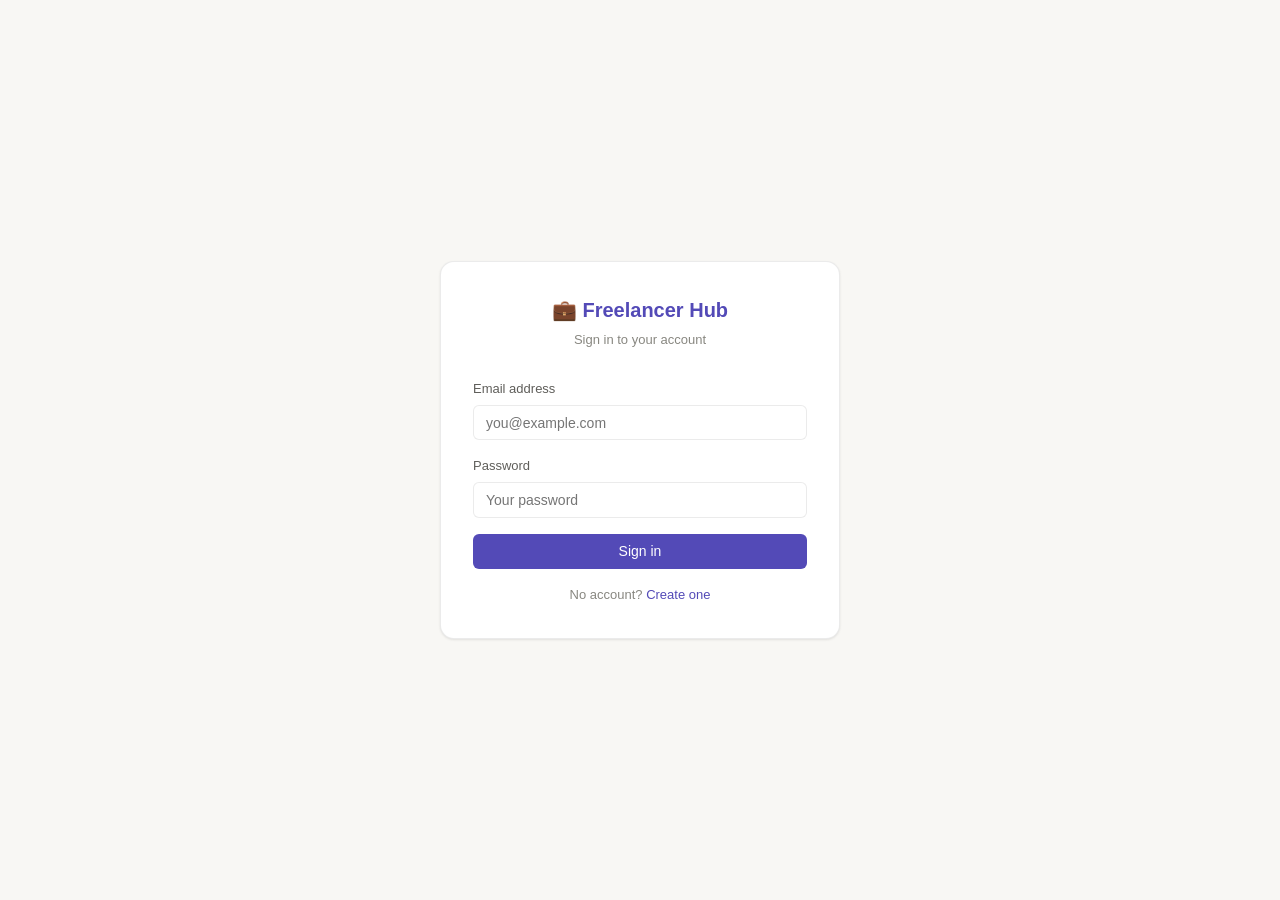
<file: templates/login.html>
<!-- templates/login.html -->
<!DOCTYPE html>
<html lang="en">
<head>
    <meta charset="UTF-8">
    <meta name="viewport" content="width=device-width, initial-scale=1.0">
    <title>Sign in — Freelancer Hub</title>
    <link rel="stylesheet" href="/static/css/main.css">
</head>
<body>
<div class="auth-wrapper">
    <div class="auth-card">
        <div class="auth-logo">💼 Freelancer Hub</div>
        <div class="auth-subtitle">Sign in to your account</div>

        <div id="error-msg" class="alert alert-error" style="display:none"></div>

        <div class="form-group">
            <label class="form-label">Email address</label>
            <input type="email" id="email" class="form-input"
                   placeholder="you@example.com" autocomplete="email">
        </div>

        <div class="form-group">
            <label class="form-label">Password</label>
            <input type="password" id="password" class="form-input"
                   placeholder="Your password" autocomplete="current-password">
        </div>

        <button class="btn btn-primary btn-full" onclick="handleLogin()">
            Sign in
        </button>

        <p style="text-align:center; margin-top:1rem; font-size:13px; color:var(--text-hint)">
            No account?
            <a href="/register">Create one</a>
        </p>
    </div>
</div>

<script>
    // If already logged in, go to dashboard
    if (localStorage.getItem('access_token')) {
        window.location.href = '/dashboard';
    }

    async function handleLogin() {
        const email    = document.getElementById('email').value.trim();
        const password = document.getElementById('password').value;
        const errorEl  = document.getElementById('error-msg');

        if (!email || !password) {
            errorEl.textContent = 'Please fill in all fields.';
            errorEl.style.display = 'block';
            return;
        }

        // OAuth2 login requires form-encoded data, not JSON
        const formData = new FormData();
        formData.append('username', email);
        formData.append('password', password);

        try {
            const res = await fetch('/auth/login', {
                method: 'POST',
                body: formData
            });

            if (!res.ok) {
                const data = await res.json();
                errorEl.textContent = data.detail || 'Login failed.';
                errorEl.style.display = 'block';
                return;
            }

            const data = await res.json();
            // Store token in localStorage — every API call will use this
            localStorage.setItem('access_token', data.access_token);
            window.location.href = '/dashboard';

        } catch (e) {
            errorEl.textContent = 'Connection error. Please try again.';
            errorEl.style.display = 'block';
        }
    }

    // Allow Enter key to submit
    document.addEventListener('keydown', e => {
        if (e.key === 'Enter') handleLogin();
    });
</script>
</body>
</html>
</file>
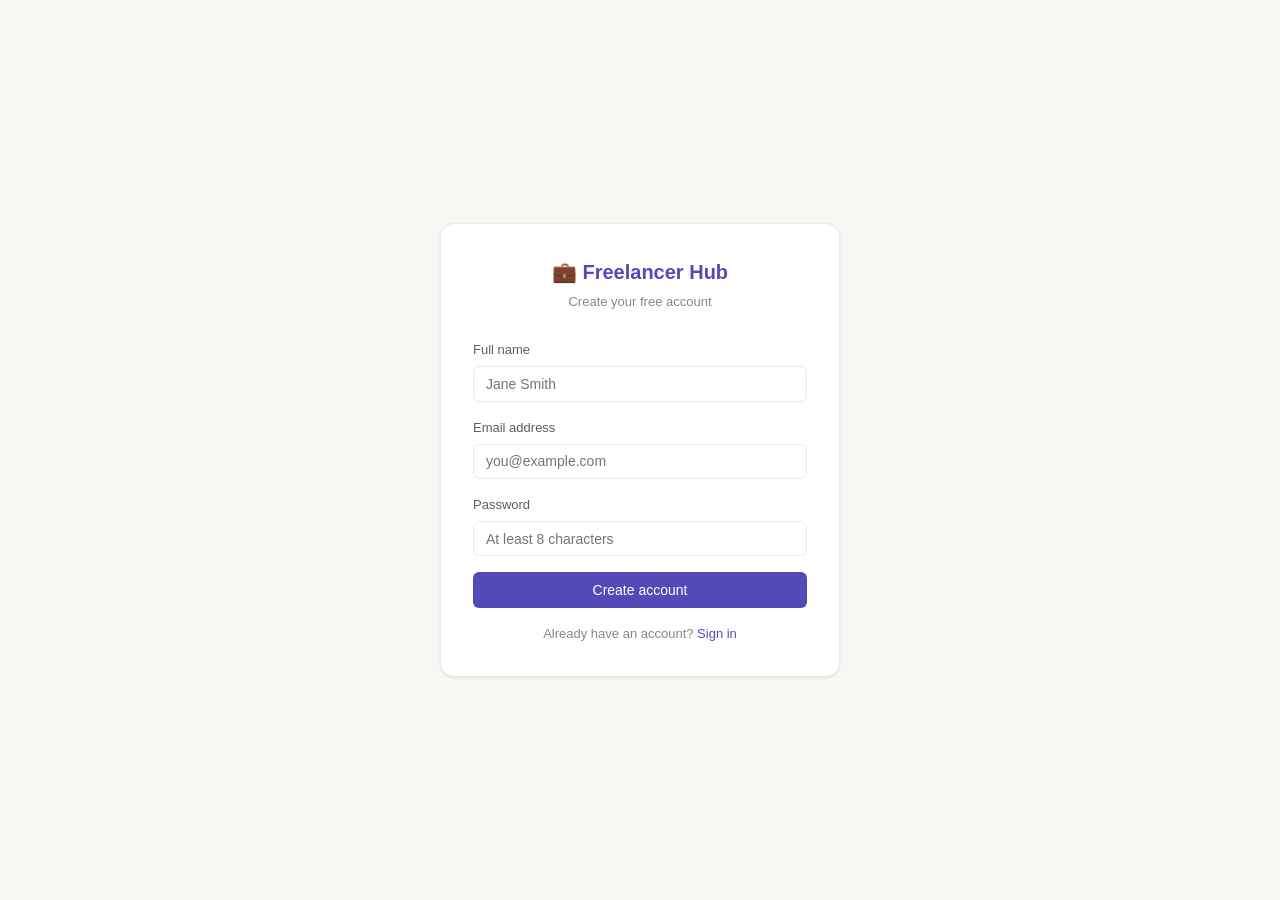
<file: templates/register.html>
<!-- templates/register.html -->
<!DOCTYPE html>
<html lang="en">
<head>
    <meta charset="UTF-8">
    <meta name="viewport" content="width=device-width, initial-scale=1.0">
    <title>Create account — Freelancer Hub</title>
    <link rel="stylesheet" href="/static/css/main.css">
</head>
<body>
<div class="auth-wrapper">
    <div class="auth-card">
        <div class="auth-logo">💼 Freelancer Hub</div>
        <div class="auth-subtitle">Create your free account</div>

        <div id="error-msg"   class="alert alert-error"   style="display:none"></div>
        <div id="success-msg" class="alert alert-success" style="display:none"></div>

        <div class="form-group">
            <label class="form-label">Full name</label>
            <input type="text" id="full_name" class="form-input"
                   placeholder="Jane Smith">
        </div>

        <div class="form-group">
            <label class="form-label">Email address</label>
            <input type="email" id="email" class="form-input"
                   placeholder="you@example.com">
        </div>

        <div class="form-group">
            <label class="form-label">Password</label>
            <input type="password" id="password" class="form-input"
                   placeholder="At least 8 characters">
        </div>

        <button class="btn btn-primary btn-full" onclick="handleRegister()">
            Create account
        </button>

        <p style="text-align:center; margin-top:1rem; font-size:13px; color:var(--text-hint)">
            Already have an account?
            <a href="/login">Sign in</a>
        </p>
    </div>
</div>

<script>
    async function handleRegister() {
        const full_name = document.getElementById('full_name').value.trim();
        const email     = document.getElementById('email').value.trim();
        const password  = document.getElementById('password').value;
        const errorEl   = document.getElementById('error-msg');
        const successEl = document.getElementById('success-msg');

        errorEl.style.display = 'none';

        if (!full_name || !email || !password) {
            errorEl.textContent = 'Please fill in all fields.';
            errorEl.style.display = 'block';
            return;
        }

        try {
            const res = await fetch('/auth/register', {
                method: 'POST',
                headers: { 'Content-Type': 'application/json' },
                body: JSON.stringify({ full_name, email, password })
            });

            const data = await res.json();

            if (!res.ok) {
                errorEl.textContent = data.detail || 'Registration failed.';
                errorEl.style.display = 'block';
                return;
            }

            successEl.textContent = 'Account created! Redirecting to login...';
            successEl.style.display = 'block';
            setTimeout(() => window.location.href = '/login', 1500);

        } catch (e) {
            errorEl.textContent = 'Connection error. Please try again.';
            errorEl.style.display = 'block';
        }
    }

    document.addEventListener('keydown', e => {
        if (e.key === 'Enter') handleRegister();
    });
</script>
</body>
</html>
</file>
<file: static/css/main.css>
/* static/css/main.css */

/* ── Reset & base ───────────────────────────────────────────────── */
*, *::before, *::after { box-sizing: border-box; margin: 0; padding: 0; }

:root {
    --primary:       #534AB7;
    --primary-light: #EEEDFE;
    --primary-dark:  #3C3489;
    --success:       #1D9E75;
    --success-light: #E1F5EE;
    --warning:       #BA7517;
    --warning-light: #FAEEDA;
    --danger:        #993C1D;
    --danger-light:  #FAECE7;
    --info:          #185FA5;
    --info-light:    #E6F1FB;

    --bg:            #F8F7F4;
    --surface:       #FFFFFF;
    --surface-2:     #F1EFE8;
    --border:        rgba(0,0,0,0.08);
    --text-primary:  #1A1A18;
    --text-secondary:#5F5E5A;
    --text-hint:     #888780;

    --radius-sm: 6px;
    --radius-md: 10px;
    --radius-lg: 14px;
    --sidebar-w: 220px;
    --shadow: 0 1px 3px rgba(0,0,0,0.06), 0 1px 2px rgba(0,0,0,0.04);
}

body {
    font-family: -apple-system, BlinkMacSystemFont, 'Segoe UI', sans-serif;
    font-size: 14px;
    line-height: 1.6;
    color: var(--text-primary);
    background: var(--bg);
}

a { color: var(--primary); text-decoration: none; }
a:hover { text-decoration: underline; }

/* ── Layout ─────────────────────────────────────────────────────── */
.app-layout {
    display: flex;
    min-height: 100vh;
}

/* ── Sidebar ─────────────────────────────────────────────────────── */
.sidebar {
    width: var(--sidebar-w);
    background: var(--surface);
    border-right: 1px solid var(--border);
    display: flex;
    flex-direction: column;
    position: fixed;
    top: 0; left: 0;
    height: 100vh;
    z-index: 100;
}

.sidebar-logo {
    padding: 1.25rem 1.25rem 1rem;
    font-size: 15px;
    font-weight: 600;
    color: var(--primary);
    border-bottom: 1px solid var(--border);
    display: flex;
    align-items: center;
    gap: 8px;
}

.sidebar-logo span { font-size: 20px; }

.sidebar-nav {
    flex: 1;
    padding: 0.75rem 0;
    overflow-y: auto;
}

.nav-section-label {
    font-size: 10px;
    font-weight: 600;
    letter-spacing: 0.08em;
    text-transform: uppercase;
    color: var(--text-hint);
    padding: 0.75rem 1.25rem 0.25rem;
}

.nav-item {
    display: flex;
    align-items: center;
    gap: 10px;
    padding: 0.55rem 1.25rem;
    font-size: 13.5px;
    color: var(--text-secondary);
    cursor: pointer;
    border-radius: 0;
    transition: background 0.15s, color 0.15s;
    text-decoration: none;
}

.nav-item:hover {
    background: var(--surface-2);
    color: var(--text-primary);
    text-decoration: none;
}

.nav-item.active {
    background: var(--primary-light);
    color: var(--primary);
    font-weight: 500;
}

.nav-item .icon { font-size: 16px; width: 18px; text-align: center; }

.sidebar-footer {
    padding: 1rem 1.25rem;
    border-top: 1px solid var(--border);
    font-size: 12px;
    color: var(--text-hint);
}

.sidebar-user {
    display: flex;
    align-items: center;
    gap: 8px;
    margin-bottom: 8px;
}

.avatar {
    width: 30px; height: 30px;
    border-radius: 50%;
    background: var(--primary-light);
    color: var(--primary);
    font-size: 12px;
    font-weight: 600;
    display: flex;
    align-items: center;
    justify-content: center;
    flex-shrink: 0;
}

.sidebar-user-name { font-size: 13px; font-weight: 500; color: var(--text-primary); }
.sidebar-user-email { font-size: 11px; color: var(--text-hint); }

/* ── Main content ─────────────────────────────────────────────────── */
.main-content {
    margin-left: var(--sidebar-w);
    flex: 1;
    min-height: 100vh;
    display: flex;
    flex-direction: column;
}

.topbar {
    background: var(--surface);
    border-bottom: 1px solid var(--border);
    padding: 0 1.75rem;
    height: 56px;
    display: flex;
    align-items: center;
    justify-content: space-between;
    position: sticky;
    top: 0;
    z-index: 50;
}

.topbar-title { font-size: 16px; font-weight: 500; }

.topbar-right {
    display: flex;
    align-items: center;
    gap: 12px;
    font-size: 13px;
    color: var(--text-secondary);
}

.page-body { padding: 1.75rem; flex: 1; }

/* ── KPI cards ────────────────────────────────────────────────────── */
.kpi-grid {
    display: grid;
    grid-template-columns: repeat(auto-fit, minmax(160px, 1fr));
    gap: 12px;
    margin-bottom: 1.5rem;
}

.kpi-card {
    background: var(--surface);
    border: 1px solid var(--border);
    border-radius: var(--radius-md);
    padding: 1rem 1.25rem;
    box-shadow: var(--shadow);
}

.kpi-label {
    font-size: 11.5px;
    font-weight: 500;
    text-transform: uppercase;
    letter-spacing: 0.05em;
    color: var(--text-hint);
    margin-bottom: 6px;
}

.kpi-value {
    font-size: 26px;
    font-weight: 600;
    color: var(--text-primary);
    line-height: 1.2;
}

.kpi-sub {
    font-size: 11.5px;
    color: var(--text-hint);
    margin-top: 4px;
}

.kpi-sub.positive { color: var(--success); }
.kpi-sub.negative { color: var(--danger); }

/* ── Cards ────────────────────────────────────────────────────────── */
.card {
    background: var(--surface);
    border: 1px solid var(--border);
    border-radius: var(--radius-lg);
    padding: 1.25rem;
    box-shadow: var(--shadow);
}

.card-header {
    display: flex;
    align-items: center;
    justify-content: space-between;
    margin-bottom: 1rem;
}

.card-title {
    font-size: 12px;
    font-weight: 600;
    text-transform: uppercase;
    letter-spacing: 0.06em;
    color: var(--text-hint);
}

.two-col { display: grid; grid-template-columns: 1fr 1fr; gap: 16px; margin-bottom: 16px; }

/* ── Bar chart rows ────────────────────────────────────────────────── */
.bar-row {
    display: flex;
    align-items: center;
    gap: 10px;
    margin-bottom: 10px;
}

.bar-row:last-child { margin-bottom: 0; }

.bar-label {
    font-size: 12.5px;
    color: var(--text-secondary);
    width: 130px;
    flex-shrink: 0;
    white-space: nowrap;
    overflow: hidden;
    text-overflow: ellipsis;
}

.bar-track {
    flex: 1;
    background: var(--surface-2);
    border-radius: 4px;
    height: 8px;
}

.bar-fill {
    height: 8px;
    border-radius: 4px;
    background: var(--primary);
    transition: width 0.6s ease;
}

.bar-fill.green { background: var(--success); }

.bar-amount {
    font-size: 12.5px;
    font-weight: 500;
    color: var(--text-primary);
    width: 60px;
    text-align: right;
    flex-shrink: 0;
}

/* ── Invoice list ──────────────────────────────────────────────────── */
.invoice-row {
    display: flex;
    align-items: center;
    justify-content: space-between;
    padding: 9px 0;
    border-bottom: 1px solid var(--border);
}

.invoice-row:last-child { border-bottom: none; }
.invoice-name { font-size: 13px; font-weight: 500; }
.invoice-meta { font-size: 11px; color: var(--text-hint); margin-top: 1px; }
.invoice-amount { font-size: 13px; font-weight: 500; color: var(--text-primary); }

/* ── Badges ────────────────────────────────────────────────────────── */
.badge {
    display: inline-flex;
    align-items: center;
    font-size: 11px;
    font-weight: 500;
    padding: 2px 8px;
    border-radius: 20px;
}

.badge-paid    { background: var(--success-light); color: var(--success); }
.badge-sent    { background: var(--info-light);    color: var(--info); }
.badge-overdue { background: var(--danger-light);  color: var(--danger); }
.badge-draft   { background: var(--surface-2);     color: var(--text-hint); }
.badge-active  { background: var(--success-light); color: var(--success); }
.badge-on_hold { background: var(--warning-light); color: var(--warning); }
.badge-completed { background: var(--surface-2);   color: var(--text-hint); }

/* ── Empty state ────────────────────────────────────────────────────── */
.empty-state {
    text-align: center;
    padding: 2rem;
    color: var(--text-hint);
    font-size: 13px;
}

/* ── Auth pages ─────────────────────────────────────────────────────── */
.auth-wrapper {
    min-height: 100vh;
    display: flex;
    align-items: center;
    justify-content: center;
    background: var(--bg);
    padding: 1rem;
}

.auth-card {
    background: var(--surface);
    border: 1px solid var(--border);
    border-radius: var(--radius-lg);
    padding: 2rem;
    width: 100%;
    max-width: 400px;
    box-shadow: var(--shadow);
}

.auth-logo {
    text-align: center;
    font-size: 20px;
    font-weight: 700;
    color: var(--primary);
    margin-bottom: 0.25rem;
}

.auth-subtitle {
    text-align: center;
    font-size: 13px;
    color: var(--text-hint);
    margin-bottom: 1.75rem;
}

/* ── Forms ──────────────────────────────────────────────────────────── */
.form-group { margin-bottom: 1rem; }

.form-label {
    display: block;
    font-size: 13px;
    font-weight: 500;
    color: var(--text-secondary);
    margin-bottom: 5px;
}

.form-input {
    width: 100%;
    padding: 0.55rem 0.75rem;
    font-size: 14px;
    border: 1px solid var(--border);
    border-radius: var(--radius-sm);
    background: var(--surface);
    color: var(--text-primary);
    outline: none;
    transition: border-color 0.15s;
}

.form-input:focus { border-color: var(--primary); }

.btn {
    display: inline-flex;
    align-items: center;
    justify-content: center;
    gap: 6px;
    padding: 0.6rem 1.25rem;
    font-size: 14px;
    font-weight: 500;
    border-radius: var(--radius-sm);
    cursor: pointer;
    border: none;
    transition: opacity 0.15s, transform 0.1s;
    text-decoration: none;
}

.btn:active { transform: scale(0.98); }
.btn:hover { text-decoration: none; }

.btn-primary { background: var(--primary); color: white; }
.btn-primary:hover { opacity: 0.9; }
.btn-full { width: 100%; }

/* ── Alerts ──────────────────────────────────────────────────────────── */
.alert {
    padding: 0.75rem 1rem;
    border-radius: var(--radius-sm);
    font-size: 13px;
    margin-bottom: 1rem;
}

.alert-error   { background: var(--danger-light);  color: var(--danger); }
.alert-success { background: var(--success-light); color: var(--success); }

/* ── Loading spinner ──────────────────────────────────────────────────── */
.spinner {
    display: inline-block;
    width: 18px; height: 18px;
    border: 2px solid var(--border);
    border-top-color: var(--primary);
    border-radius: 50%;
    animation: spin 0.7s linear infinite;
}

@keyframes spin { to { transform: rotate(360deg); } }
</file>
